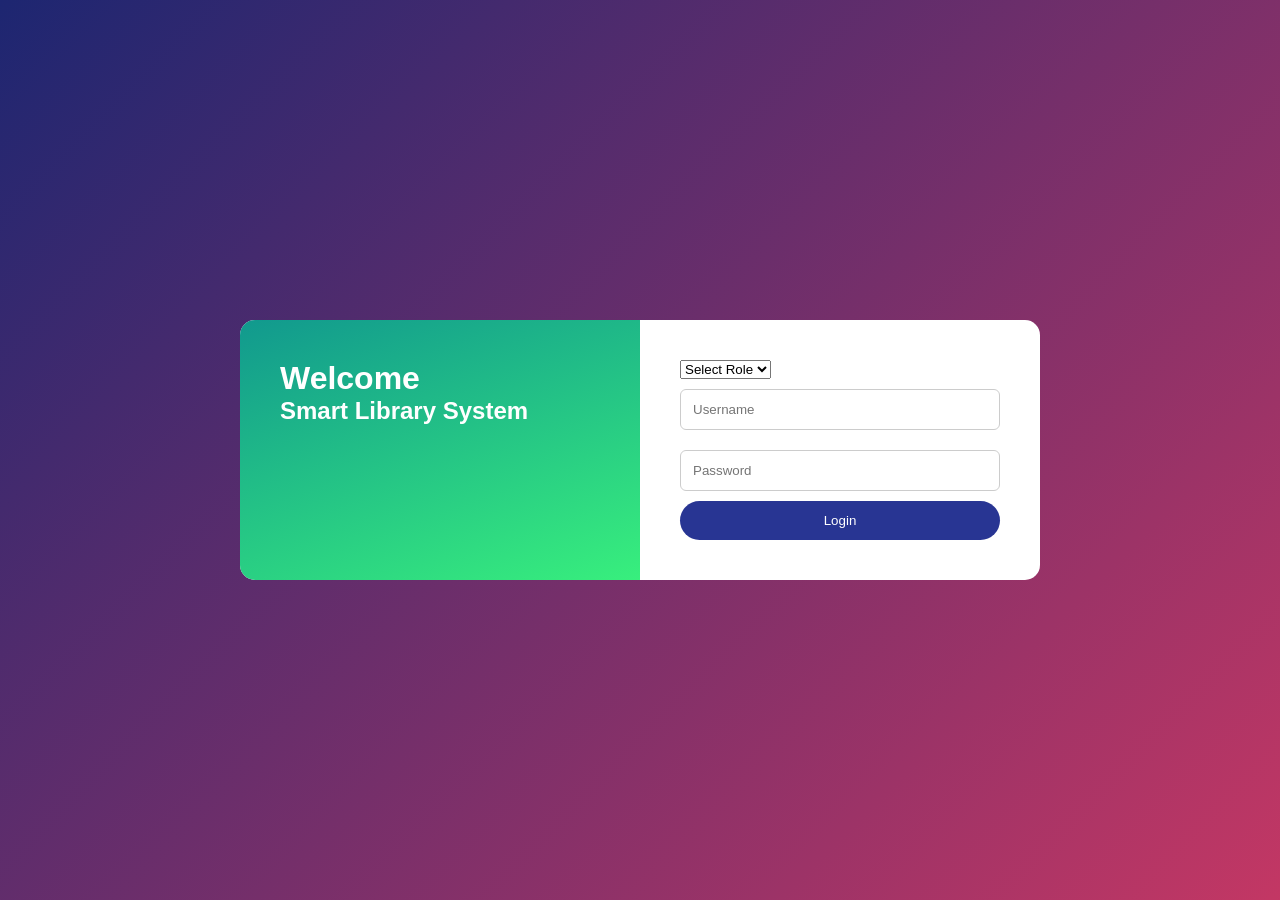
<file: HTML/index.html>
<!DOCTYPE html>
<html lang="en">
<head>
<meta charset="UTF-8">
<title>Login</title>
<link rel="stylesheet" href="style.css">
</head>

<body class="login-page">

<div class="login-box">

    <div class="left-panel">
        <h1>Welcome</h1>
        <h2>Smart Library System</h2>
    </div>

    <div class="right-panel">
        <form id="loginForm">

            <select id="role" required>
                <option value="">Select Role</option>
                <option value="admin">Admin</option>
                <option value="user">User</option>
            </select>

            <input type="text" id="username" placeholder="Username" required>
            <input type="password" id="password" placeholder="Password" required>

            <button type="submit" class="login-btn">Login</button>

        </form>
    </div>

</div>

<script>
document.getElementById("loginForm").addEventListener("submit", async function(e){
    e.preventDefault();

    let role = document.getElementById("role").value;
    let username = document.getElementById("username").value;
    let password = document.getElementById("password").value;

    if(!role){
        alert("Please select role");
        return;
    }

    try {
        let res = await fetch("http://127.0.0.1:5000/api/login", {
            method: "POST",
            headers: {
                "Content-Type": "application/json"
            },
            body: JSON.stringify({
                username,
                password,
                role   //  VERY IMPORTANT
            })
        });

        let data = await res.json();

        if(data.success){

            if(data.role === "admin"){
                window.location.href = "admin-dashboard.html";
            } else {
                window.location.href = "dashboard.html";
            }

        } else {
            alert("Wrong Username or Password");
        }

    } catch (err) {
        alert("Server Error");
    }
});
</script>

</body>
</html>
</file>
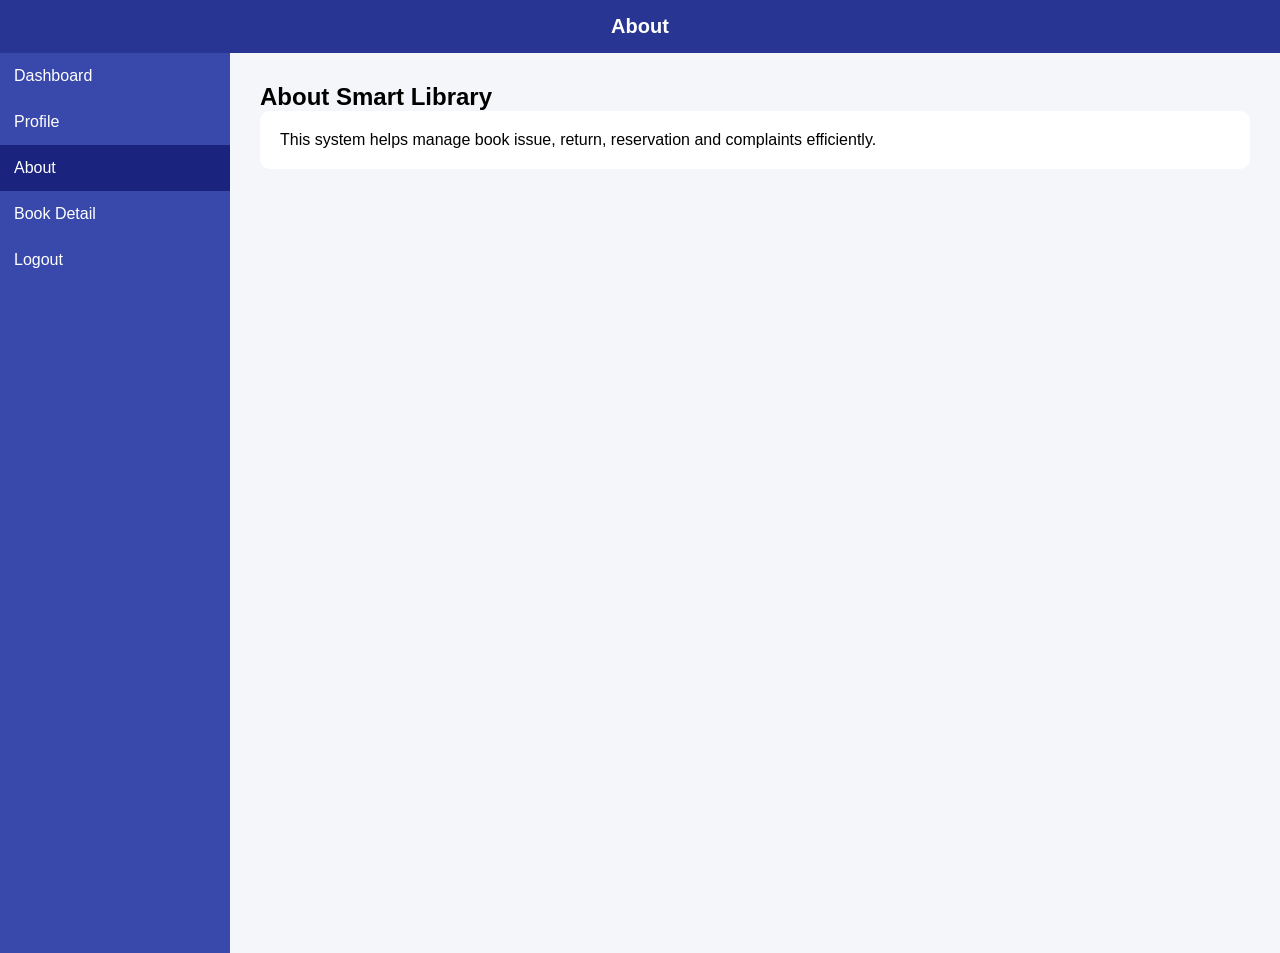
<file: HTML/about.html>
<!DOCTYPE html>
<html>
<head>
<meta charset="UTF-8">
<title>About</title>
<link rel="stylesheet" href="style.css">
</head>

<body>

<div class="header">About</div>

<div class="container">

<div class="sidebar">
<a href="dashboard.html">Dashboard</a>
<a href="profile.html">Profile</a>
<a href="about.html" class="active">About</a>
<a href="book-detail.html">Book Detail</a>
<a href="index.html">Logout</a>
</div>

<div class="content">

<h2>About Smart Library</h2>

<div class="box">
<p>This system helps manage book issue, return, reservation and complaints efficiently.</p>
</div>

</div>

</div>

</body>
</html>
</file>
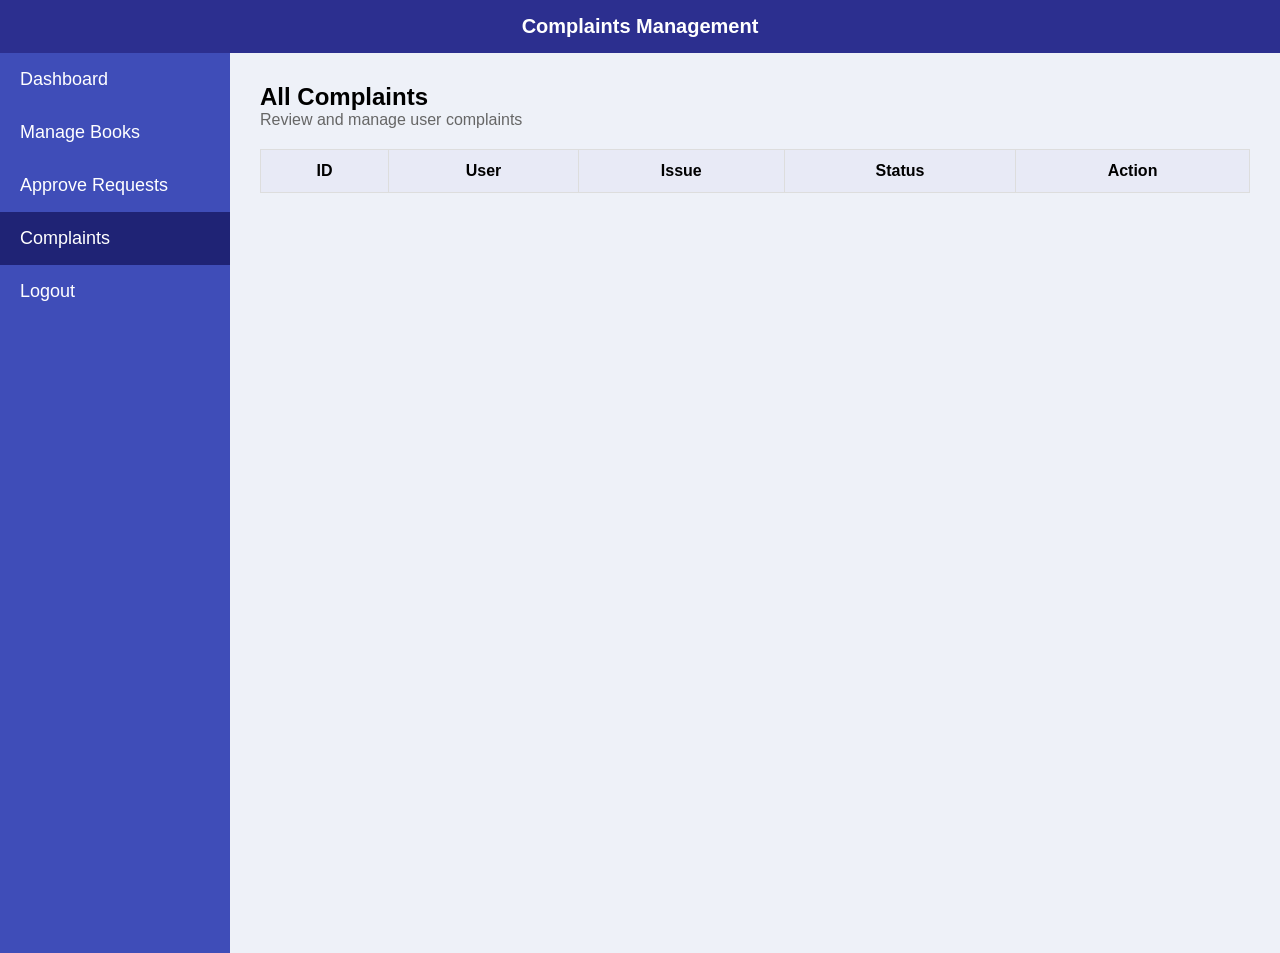
<file: HTML/admin-complaints.html>
<!DOCTYPE html>
<html lang="en">
<head>
<meta charset="UTF-8">
<title>Admin Complaints</title>
<link rel="stylesheet" href="style.css">

<style>
.approved{
    color: green;
    font-weight: bold;
}
.pending{
    color: red;
    font-weight: bold;
}
</style>

</head>

<body class="admin-body">

<div class="admin-header">
    Complaints Management
</div>

<div class="admin-container">

<div class="admin-sidebar">
    <a href="admin-dashboard.html">Dashboard</a>
    <a href="manage-books.html">Manage Books</a>
    <a href="approve-requests.html">Approve Requests</a>
    <a href="admin-complaints.html" class="active">Complaints</a>
    <a href="index.html">Logout</a>
</div>

<div class="admin-content">

<h2>All Complaints</h2>
<p class="subtitle">Review and manage user complaints</p>

<table>
<thead>
<tr>
<th>ID</th>
<th>User</th>
<th>Issue</th>
<th>Status</th>
<th>Action</th>
</tr>
</thead>

<tbody id="complaintTable"></tbody>

</table>

</div>

</div>

<script>

//  LOAD COMPLAINTS
async function loadComplaints(){
    let res = await fetch("http://127.0.0.1:5000/api/admin/complaints");
    let data = await res.json();

    let table = document.getElementById("complaintTable");
    table.innerHTML = "";

    if(data.length === 0){
        table.innerHTML = "<tr><td colspan='5'>No Complaints</td></tr>";
        return;
    }

    data.forEach(c=>{
        table.innerHTML += `
        <tr id="${c._id}">
            <td>${c._id}</td>
            <td>${c.user}</td>
            <td>${c.message}</td> <!--  FIXED এখানে -->
            <td class="${c.status === 'Resolved' ? 'approved' : 'pending'}">
                ${c.status}
            </td>
            <td>
                ${c.status !== "Resolved" ? 
                `<button onclick="resolve('${c._id}')">Resolve</button>` 
                : "Done"}
            </td>
        </tr>
        `;
    });
}

//  RESOLVE
async function resolve(id){
    await fetch("http://127.0.0.1:5000/api/admin/resolve-complaint",{
        method:"POST",
        headers:{"Content-Type":"application/json"},
        body: JSON.stringify({id})
    });

    loadComplaints();
}

//  FIRST LOAD
loadComplaints();

</script>

</body>
</html>
</file>
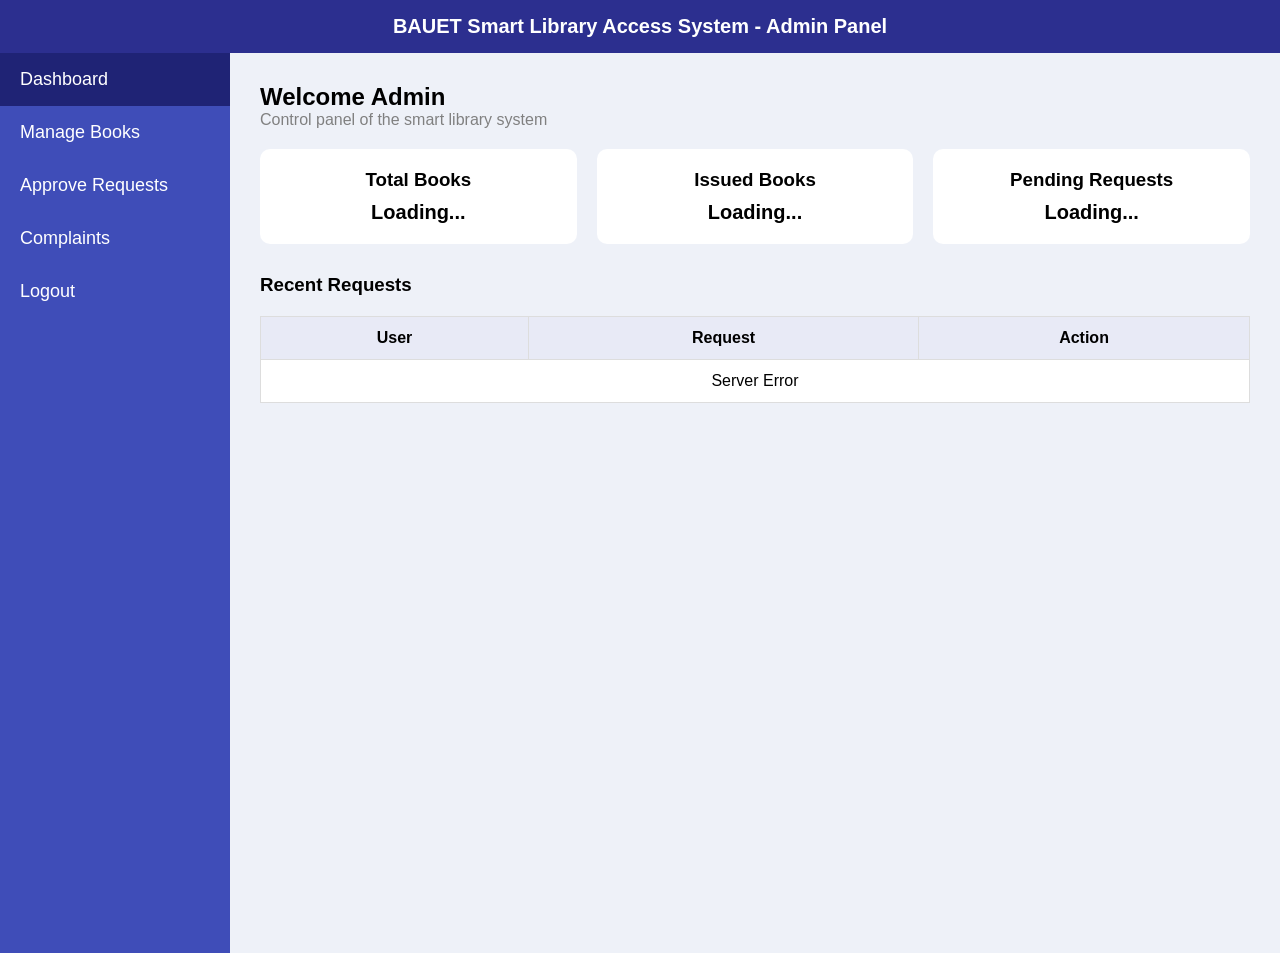
<file: HTML/admin-dashboard.html>
<!DOCTYPE html>
<html lang="en">
<head>
<meta charset="UTF-8">
<title>Admin Dashboard</title>
<link rel="stylesheet" href="style.css">
</head>

<body class="admin-body">

<!-- HEADER -->
<div class="admin-header">
    BAUET Smart Library Access System - Admin Panel
</div>

<div class="admin-container">

    <!-- SIDEBAR -->
    <div class="admin-sidebar">
        <a href="admin-dashboard.html" class="active">Dashboard</a>
        <a href="manage-books.html">Manage Books</a>
        <a href="approve-requests.html">Approve Requests</a>
        <a href="admin-complaints.html">Complaints</a>
        <a href="index.html">Logout</a>
    </div>

    <!-- CONTENT -->
    <div class="admin-content">

        <h2>Welcome Admin</h2>
        <p style="color:gray;">Control panel of the smart library system</p>

        <!-- CARDS -->
        <div class="cards">
            <div class="card">
                <h3>Total Books</h3>
                <span id="totalBooks">Loading...</span>
            </div>

            <div class="card">
                <h3>Issued Books</h3>
                <span id="issuedBooks">Loading...</span>
            </div>

            <div class="card">
                <h3>Pending Requests</h3>
                <span id="pendingRequests">Loading...</span>
            </div>
        </div>

        <!-- TABLE -->
        <h3 style="margin-top:30px;">Recent Requests</h3>

        <table>
            <thead>
                <tr>
                    <th>User</th>
                    <th>Request</th>
                    <th>Action</th>
                </tr>
            </thead>

            <tbody id="requestTable">
                <tr><td colspan="3">Loading...</td></tr>
            </tbody>

        </table>

    </div>

</div>

<!--  SCRIPT -->
<script>

async function loadDashboard(){

    try{
        // TOTAL
        let res1 = await fetch("http://127.0.0.1:5000/api/admin/total-books");
        let data1 = await res1.json();
        document.getElementById("totalBooks").innerText = data1.total;

        // ISSUED
        let res2 = await fetch("http://127.0.0.1:5000/api/admin/issued-books");
        let data2 = await res2.json();
        document.getElementById("issuedBooks").innerText = data2.total;

        // PENDING
        let res3 = await fetch("http://127.0.0.1:5000/api/admin/pending-requests");
        let data3 = await res3.json();
        document.getElementById("pendingRequests").innerText = data3.total;

        // REQUEST TABLE
        let res4 = await fetch("http://127.0.0.1:5000/api/admin/recent-requests");
        let data4 = await res4.json();

        let table = document.getElementById("requestTable");
        table.innerHTML = "";

        if(data4.length === 0){
            table.innerHTML = "<tr><td colspan='3'>No Requests Found</td></tr>";
            return;
        }

        data4.forEach(r=>{
            table.innerHTML += `
            <tr>
                <td>${r.user || "-"}</td>
                <td>${r.book || "-"}</td>
                <td>
                    <button onclick="approve('${r._id}')">Approve</button>
                </td>
            </tr>
            `;
        });

    }catch(err){
        console.log("Dashboard Error:", err);
        document.getElementById("requestTable").innerHTML =
            "<tr><td colspan='3'>Server Error</td></tr>";
    }
}

// APPROVE
async function approve(id){
    await fetch("http://127.0.0.1:5000/api/admin/approve", {
        method:"POST",
        headers:{"Content-Type":"application/json"},
        body: JSON.stringify({id})
    });

    loadDashboard();
}

// AUTO LOAD
loadDashboard();

</script>

</body>
</html>
</file>
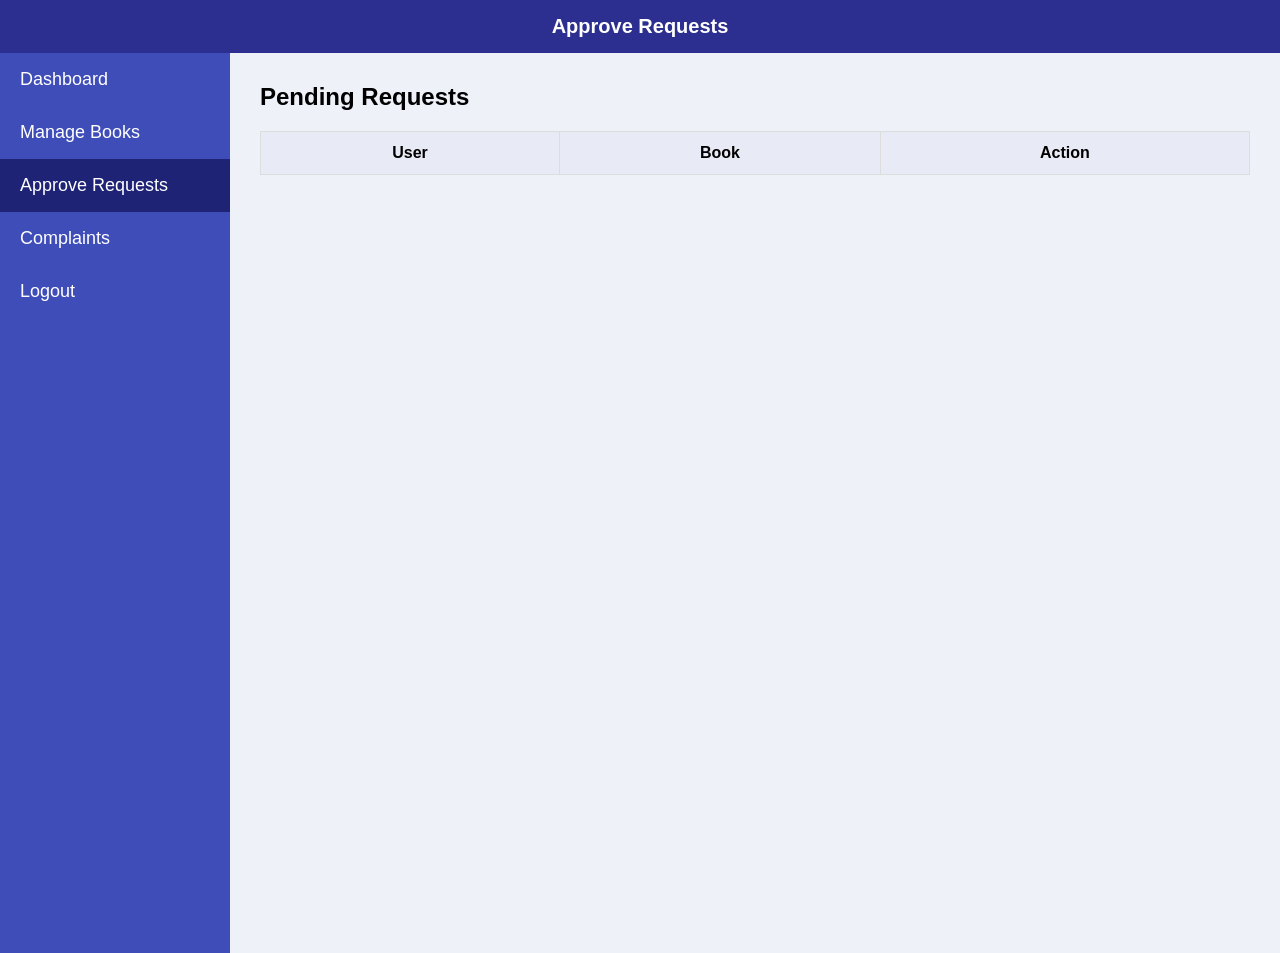
<file: HTML/approve-requests.html>
<!DOCTYPE html>
<html>
<head>
<meta charset="UTF-8">
<title>Approve Requests</title>
<link rel="stylesheet" href="style.css">

<style>
/*  EXTRA COLOR */
.approved{
    color: green;
    font-weight: bold;
}

.rejected{
    color: red;
    font-weight: bold;
}
</style>

</head>

<body class="admin-body">

<div class="admin-header">Approve Requests</div>

<div class="admin-container">

<div class="admin-sidebar">
<a href="admin-dashboard.html">Dashboard</a>
<a href="manage-books.html">Manage Books</a>
<a href="approve-requests.html" class="active">Approve Requests</a>
<a href="admin-complaints.html">Complaints</a>
<a href="index.html">Logout</a>
</div>

<div class="admin-content">

<h2>Pending Requests</h2>

<table>
<thead>
<tr>
<th>User</th>
<th>Book</th>
<th>Action</th>
</tr>
</thead>

<tbody id="requestTable"></tbody>

</table>

</div>

</div>

<script>

//  LOAD REQUESTS
async function loadRequests(){
    let res = await fetch("http://127.0.0.1:5000/api/admin/recent-requests");
    let data = await res.json();

    let table = document.getElementById("requestTable");
    table.innerHTML = "";

    if(data.length === 0){
        table.innerHTML = "<tr><td colspan='3'>No Requests</td></tr>";
        return;
    }

    data.forEach(r=>{

        table.innerHTML += `
        <tr id="${r._id}">
            <td>${r.user}</td>
            <td>${r.book}</td>
            <td class="${r.status === 'Approved' ? 'approved' : r.status === 'Rejected' ? 'rejected' : ''}">
                
                ${
                    r.status === "Issued" 
                    ? "Issued"
                    :
                    r.status === "Rejected"
                    ? "Rejected"
                    :
                    `<button onclick="approve('${r._id}')">Approve</button>
                     <button onclick="reject('${r._id}')">Reject</button>`
                }

            </td>
        </tr>
        `;
    });
}

//  APPROVE
async function approve(id){
    await fetch("http://127.0.0.1:5000/api/admin/approve",{
        method:"POST",
        headers:{"Content-Type":"application/json"},
        body: JSON.stringify({id})
    });

    loadRequests();
}

//  REJECT (row instant remove)
async function reject(id){
    await fetch("http://127.0.0.1:5000/api/admin/reject",{
        method:"POST",
        headers:{"Content-Type":"application/json"},
        body: JSON.stringify({id})
    });

    //  instant remove row
    let row = document.getElementById(id);
    if(row){
        row.remove();
    }

    loadRequests();
}

//  FIRST LOAD
loadRequests();

</script>

</body>
</html>
</file>
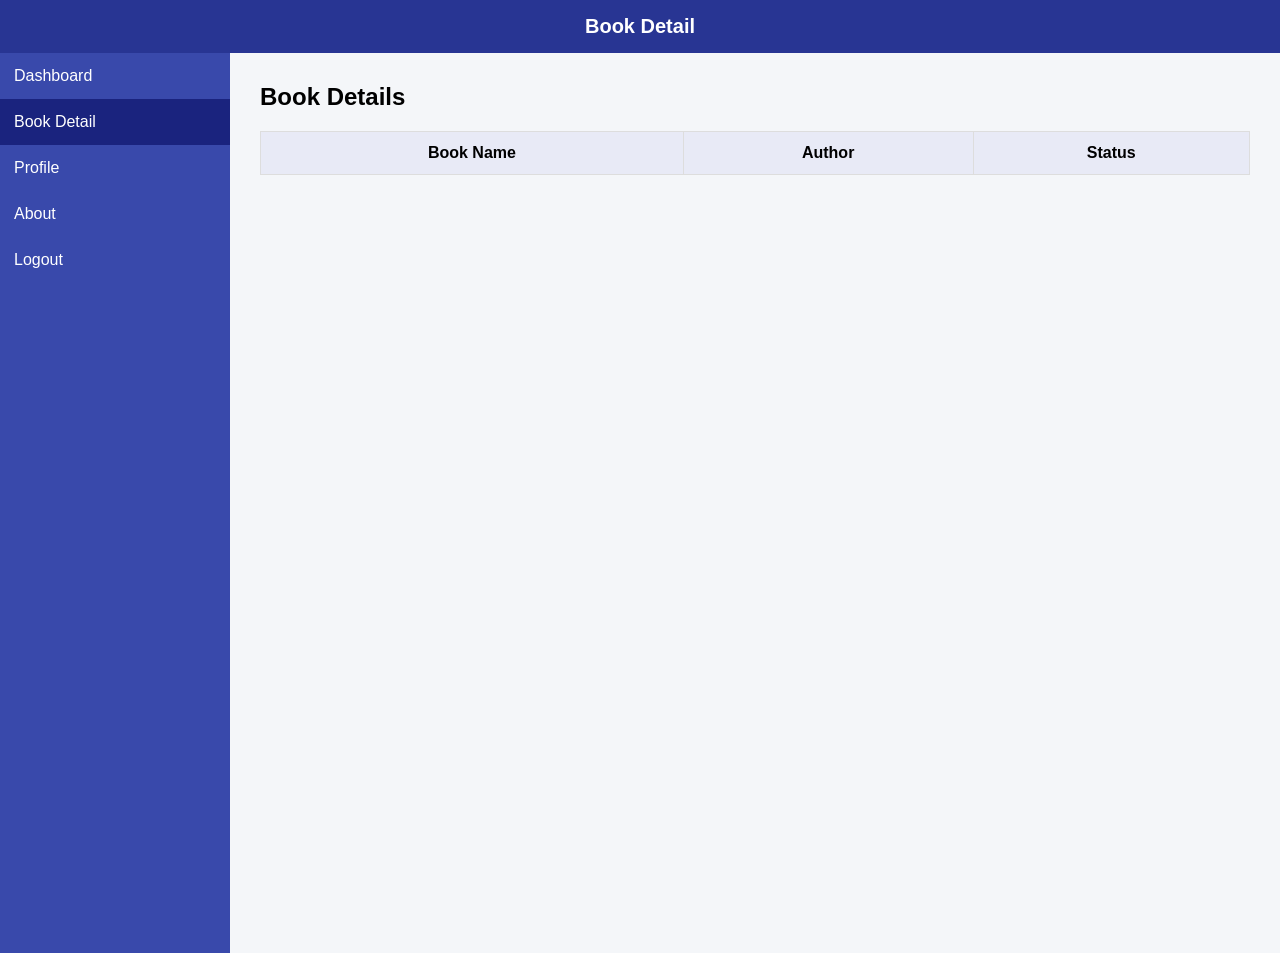
<file: HTML/book-detail.html>
<!DOCTYPE html>
<html>
<head>
<meta charset="UTF-8">
<title>Book Detail</title>
<link rel="stylesheet" href="style.css">
</head>

<body>

<div class="header">Book Detail</div>

<div class="container">

<div class="sidebar">
<a href="dashboard.html">Dashboard</a>
<a href="book-detail.html" class="active">Book Detail</a>
<a href="profile.html">Profile</a>
<a href="about.html">About</a>
<a href="index.html">Logout</a>
</div>

<div class="content">

<h2>Book Details</h2>

<table>
<thead>
<tr>
<th>Book Name</th>
<th>Author</th>
<th>Status</th>
</tr>
</thead>

<tbody id="bookTable"></tbody>

</table>

</div>

</div>

<script>
async function loadBooks(){

    let res = await fetch("http://127.0.0.1:5000/api/books");
    let data = await res.json();

    let table = document.getElementById("bookTable");
    table.innerHTML = "";

    if(data.length === 0){
        table.innerHTML = "<tr><td colspan='3'>No Books Found</td></tr>";
        return;
    }

    data.forEach(book=>{
        table.innerHTML += `
        <tr>
            <td>${book.name}</td>
            <td>${book.author}</td>
            <td class="${book.status === 'Available' ? 'available' : 'issued'}">
                ${book.status}
            </td>
        </tr>
        `;
    });
}

loadBooks();
</script>

</body>
</html>
</file>
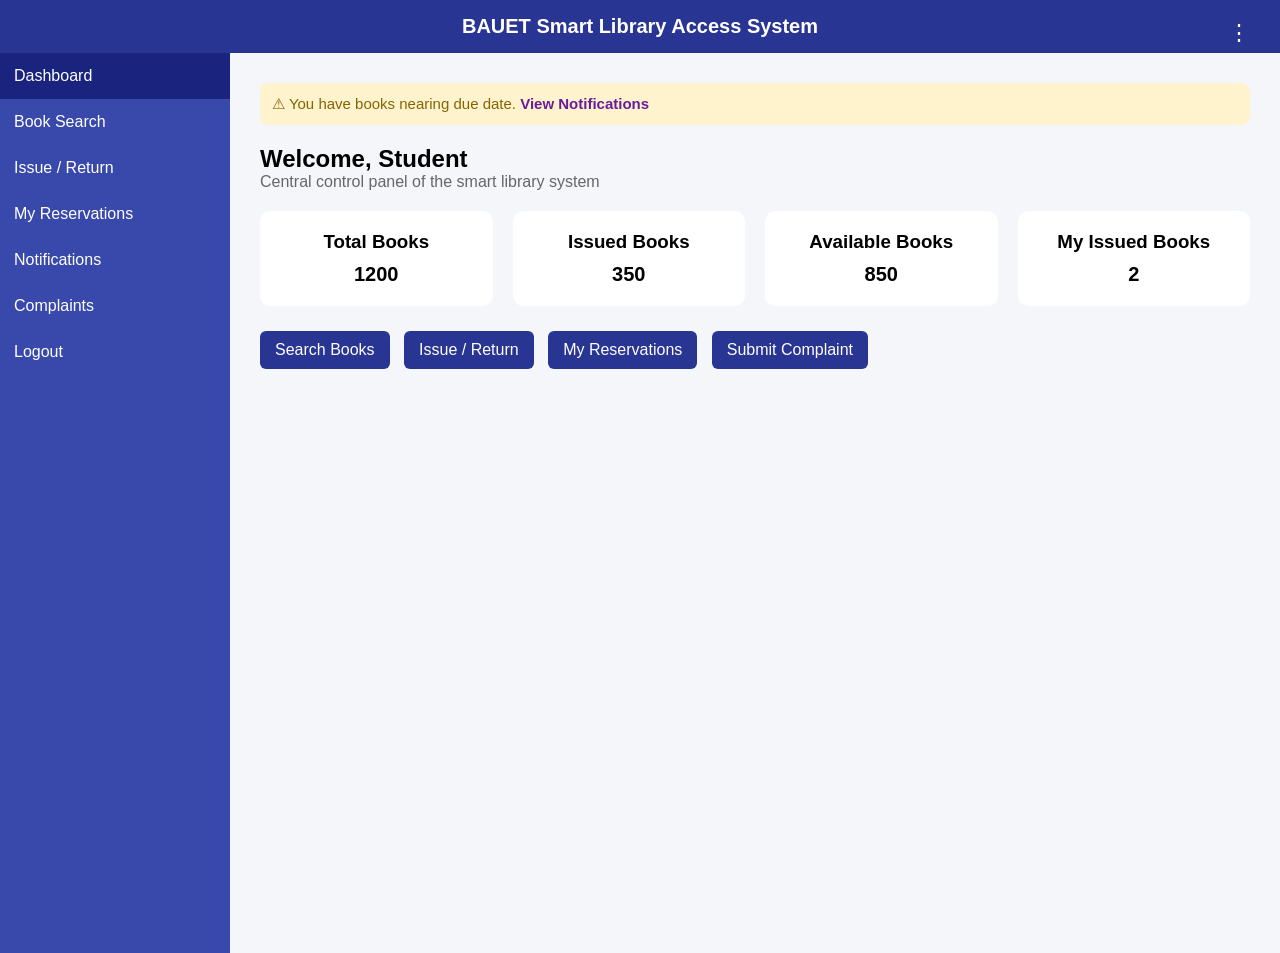
<file: HTML/dashboard.html>
<!DOCTYPE html>
<html lang="en">
<head>
<meta charset="UTF-8">
<title>Dashboard | BAUET Smart Library</title>
<link rel="stylesheet" href="style.css">
</head>

<body>

<!-- HEADER -->
<div class="header">
    BAUET Smart Library Access System

    <!-- 3 DOT MENU -->
    <div class="menu-container">
        <button class="menu-btn" onclick="toggleMenu()">⋮</button>

        <div class="menu-content" id="menu">
            <a href="profile.html">Profile</a>
            <a href="about.html">About</a>
            <a href="book-detail.html">Book Detail</a>
        </div>
    </div>
</div>

<div class="container">

<!-- SIDEBAR -->
<div class="sidebar">
    <a href="dashboard.html" class="active">Dashboard</a>
    <a href="book-search.html">Book Search</a>
    <a href="issue-return.html">Issue / Return</a>
    <a href="reservation.html">My Reservations</a>
    <a href="notifications.html">Notifications</a>
    <a href="complaints.html">Complaints</a>
    <a href="index.html">Logout</a>
</div>

<!-- CONTENT -->
<div class="content">

<div class="notice">
⚠ You have books nearing due date.
<a href="notifications.html">View Notifications</a>
</div>

<h2>Welcome, Student</h2>
<p class="subtitle">Central control panel of the smart library system</p>

<div class="cards">
    <div class="card"><h3>Total Books</h3><span>1200</span></div>
    <div class="card"><h3>Issued Books</h3><span>350</span></div>
    <div class="card"><h3>Available Books</h3><span>850</span></div>
    <div class="card"><h3>My Issued Books</h3><span>2</span></div>
</div>

<div class="actions">
    <a href="book-search.html" class="action-btn">Search Books</a>
    <a href="issue-return.html" class="action-btn">Issue / Return</a>
    <a href="reservation.html" class="action-btn">My Reservations</a>
    <a href="complaints.html" class="action-btn">Submit Complaint</a>
</div>

</div>
</div>

<script>
function toggleMenu() {
    document.getElementById("menu").classList.toggle("show");
}

window.onclick = function(e) {
    if (!e.target.matches('.menu-btn')) {
        var menu = document.getElementById("menu");
        if (menu.classList.contains('show')) {
            menu.classList.remove('show');
        }
    }
}
</script>

</body>
</html>
</file>
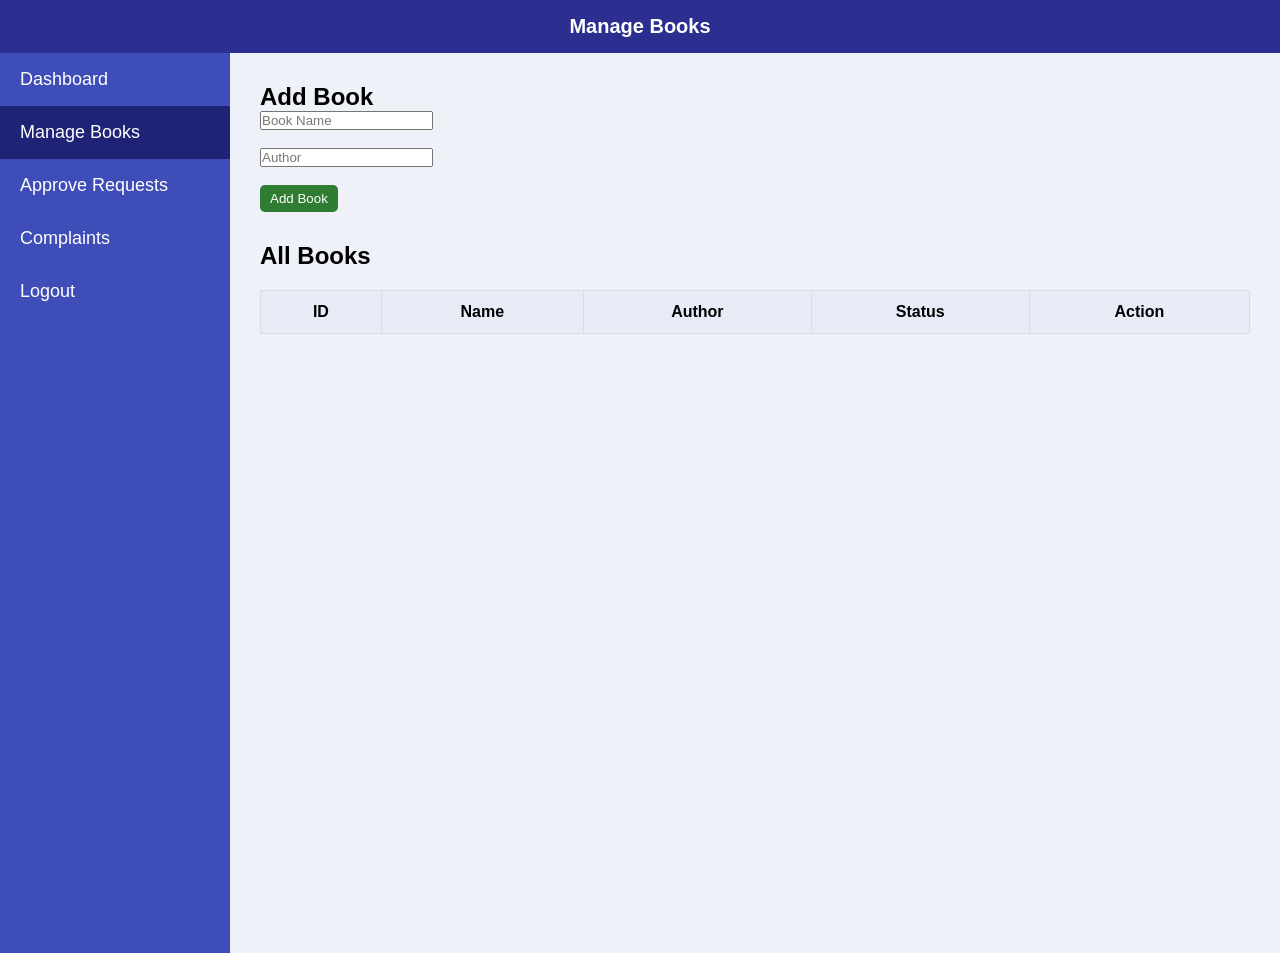
<file: HTML/manage-books.html>
<!DOCTYPE html>
<html>
<head>
<meta charset="UTF-8">
<title>Manage Books</title>
<link rel="stylesheet" href="style.css">
</head>

<body class="admin-body">

<div class="admin-header">Manage Books</div>

<div class="admin-container">

<!-- SIDEBAR -->
<div class="admin-sidebar">
<a href="admin-dashboard.html">Dashboard</a>
<a href="manage-books.html" class="active">Manage Books</a>
<a href="approve-requests.html">Approve Requests</a>
<a href="admin-complaints.html">Complaints</a>
<a href="index.html">Logout</a>
</div>

<!-- CONTENT -->
<div class="admin-content">

<h2>Add Book</h2>

<input type="text" id="bookName" placeholder="Book Name"><br><br>
<input type="text" id="bookAuthor" placeholder="Author"><br><br>

<button onclick="addBook()" class="approve-btn">Add Book</button>

<h2 style="margin-top:30px;">All Books</h2>

<table>
<thead>
<tr>
<th>ID</th>
<th>Name</th>
<th>Author</th>
<th>Status</th>
<th>Action</th>
</tr>
</thead>

<tbody id="bookTable"></tbody>

</table>

</div>

</div>

<script>

//  LOAD BOOKS
async function loadBooks(){
    try{
        let res = await fetch("http://127.0.0.1:5000/api/books");
        let data = await res.json();

        console.log("LOAD STATUS:", res.status);

        let table = document.getElementById("bookTable");
        table.innerHTML = "";

        if(data.length === 0){
            table.innerHTML = "<tr><td colspan='5'>No Books Found</td></tr>";
            return;
        }

        data.forEach(book=>{
            table.innerHTML += `
            <tr>
                <td>${book._id}</td>
                <td>${book.name}</td>
                <td>${book.author}</td>
                <td class="${book.status === 'Available' ? 'available' : 'issued'}">
                    ${book.status}
                </td>
                <td>
                    <button onclick="deleteBook('${book._id}')">Delete</button>
                </td>
            </tr>
            `;
        });

    }catch(err){
        console.log("LOAD ERROR:", err);
    }
}


//  ADD BOOK
async function addBook(){
    try{
        console.log("ADD CLICKED");

        let name = document.getElementById("bookName").value.trim();
        let author = document.getElementById("bookAuthor").value.trim();

        if(!name || !author){
            alert("Fill all fields");
            return;
        }

        let res = await fetch("http://127.0.0.1:5000/api/admin/add-book",{
            method:"POST",
            headers:{
                "Content-Type":"application/json"
            },
            body: JSON.stringify({name, author})
        });

        console.log("ADD STATUS:", res.status);

        let data = await res.json();
        console.log("ADD RESULT:", data);

        if(data.success){
            alert("Book Added ✅");
        }else{
            alert("Add Failed ❌");
        }

        // clear input
        document.getElementById("bookName").value = "";
        document.getElementById("bookAuthor").value = "";

        loadBooks();

    }catch(err){
        console.log("ADD ERROR:", err);
    }
}


//  DELETE BOOK
async function deleteBook(id){
    try{
        console.log("DELETE CLICKED:", id);

        let res = await fetch("http://127.0.0.1:5000/api/admin/delete-book/" + id,{
            method:"DELETE"
        });

        console.log("DELETE STATUS:", res.status);

        let data = await res.json();
        console.log("DELETE RESULT:", data);

        if(data.success){
            alert("Deleted ✅");
        }else{
            alert("Delete Failed ❌");
        }

        loadBooks();

    }catch(err){
        console.log("DELETE ERROR:", err);
    }
}


// 🔥 FIRST LOAD
loadBooks();

</script>

</body>
</html>
</file>
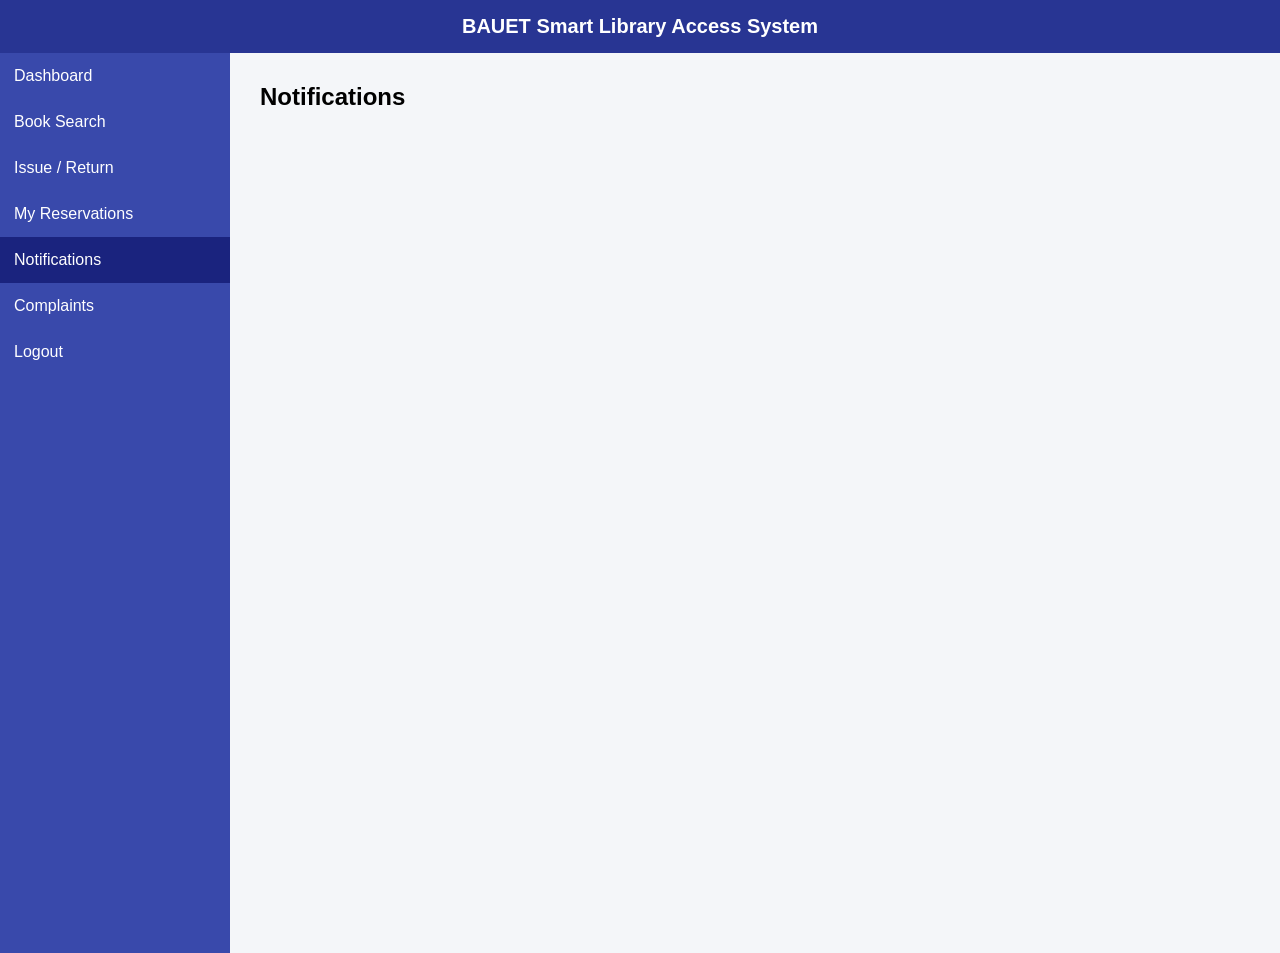
<file: HTML/notifications.html>
<!DOCTYPE html>
<html>
<head>
<link rel="stylesheet" href="style.css">
<meta charset="UTF-8">
<title>Notifications</title>
</head>

<body>

<div class="header">BAUET Smart Library Access System</div>

<div class="container">

<div class="sidebar">
    <a href="dashboard.html">Dashboard</a>
    <a href="book-search.html">Book Search</a>
    <a href="issue-return.html">Issue / Return</a>
    <a href="reservation.html">My Reservations</a>
    <a href="notifications.html" class="active">Notifications</a>
    <a href="complaints.html">Complaints</a>
    <a href="index.html">Logout</a>
</div>

<div class="content">
    <h2>Notifications</h2>

    <div id="notiBox"></div>
</div>

</div>

<script>
async function loadNotifications(){
    let res = await fetch("http://127.0.0.1:5000/api/notifications");
    let data = await res.json();

    let box = document.getElementById("notiBox");
    box.innerHTML = "";

    if(data.length === 0){
        box.innerHTML = "<p>No Notifications</p>";
        return;
    }

    data.forEach(n=>{
        box.innerHTML += `
            <div style="background:#fff;padding:10px;margin:10px 0;border-left:5px solid red;">
                ${n.message}
            </div>
        `;
    });
}

loadNotifications();
</script>

</body>
</html>
</file>
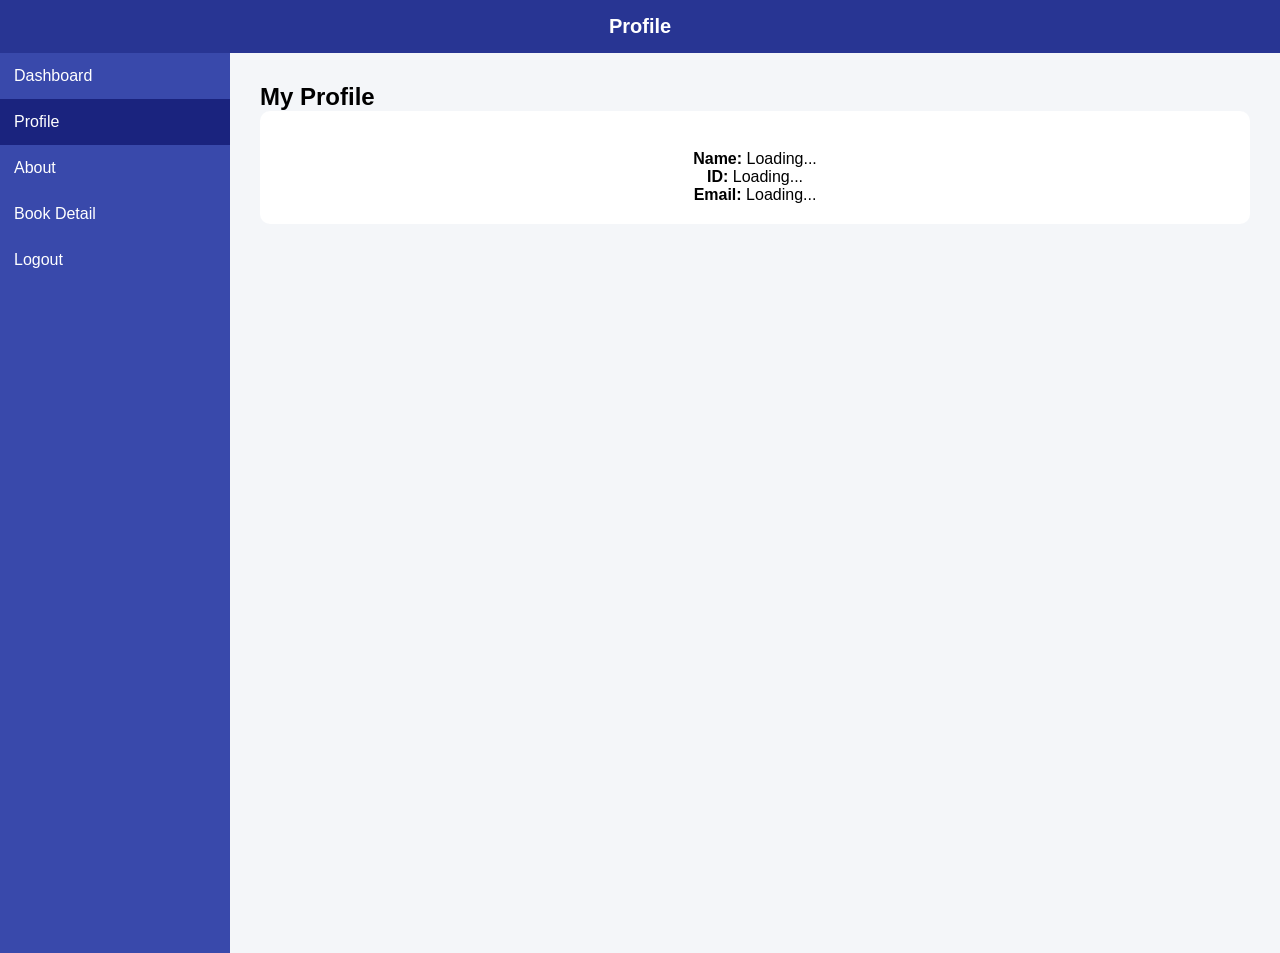
<file: HTML/profile.html>
<!DOCTYPE html>
<html>
<head>
<meta charset="UTF-8">
<title>Profile</title>
<link rel="stylesheet" href="style.css">
</head>

<body>

<div class="header">Profile</div>

<div class="container">

<div class="sidebar">
<a href="dashboard.html">Dashboard</a>
<a href="profile.html" class="active">Profile</a>
<a href="about.html">About</a>
<a href="book-detail.html">Book Detail</a>
<a href="index.html">Logout</a>
</div>

<div class="content">

<h2>My Profile</h2>

<div class="box" style="text-align:center">

<!-- PROFILE IMAGE -->
<img id="profilePic" width="120" style="border-radius:50%; margin-bottom:15px;">

<p><strong>Name:</strong> <span id="name">Loading...</span></p>
<p><strong>ID:</strong> <span id="id">Loading...</span></p>
<p><strong>Email:</strong> <span id="email">Loading...</span></p>

</div>

</div>

</div>

<script>
async function loadProfile(){

    let userId = "12345";

    try{
        let res = await fetch("http://127.0.0.1:5000/api/profile/" + userId);
        let data = await res.json();

        console.log("PROFILE:", data); // debug

        if(!data){
            document.getElementById("name").innerText = "User not found";
            return;
        }

        document.getElementById("name").innerText = data.username || "N/A";
        document.getElementById("id").innerText = data.username || "N/A";
        document.getElementById("email").innerText = data.email || "N/A";

        //  image safe load
        if(data.image){
            document.getElementById("profilePic").src = data.image;
        } else {
            document.getElementById("profilePic").src = "https://via.placeholder.com/120";
        }

    }catch(err){
        console.log("ERROR:", err);
        alert("Server problem");
    }
}

loadProfile();
</script>

</body>
</html>
</file>
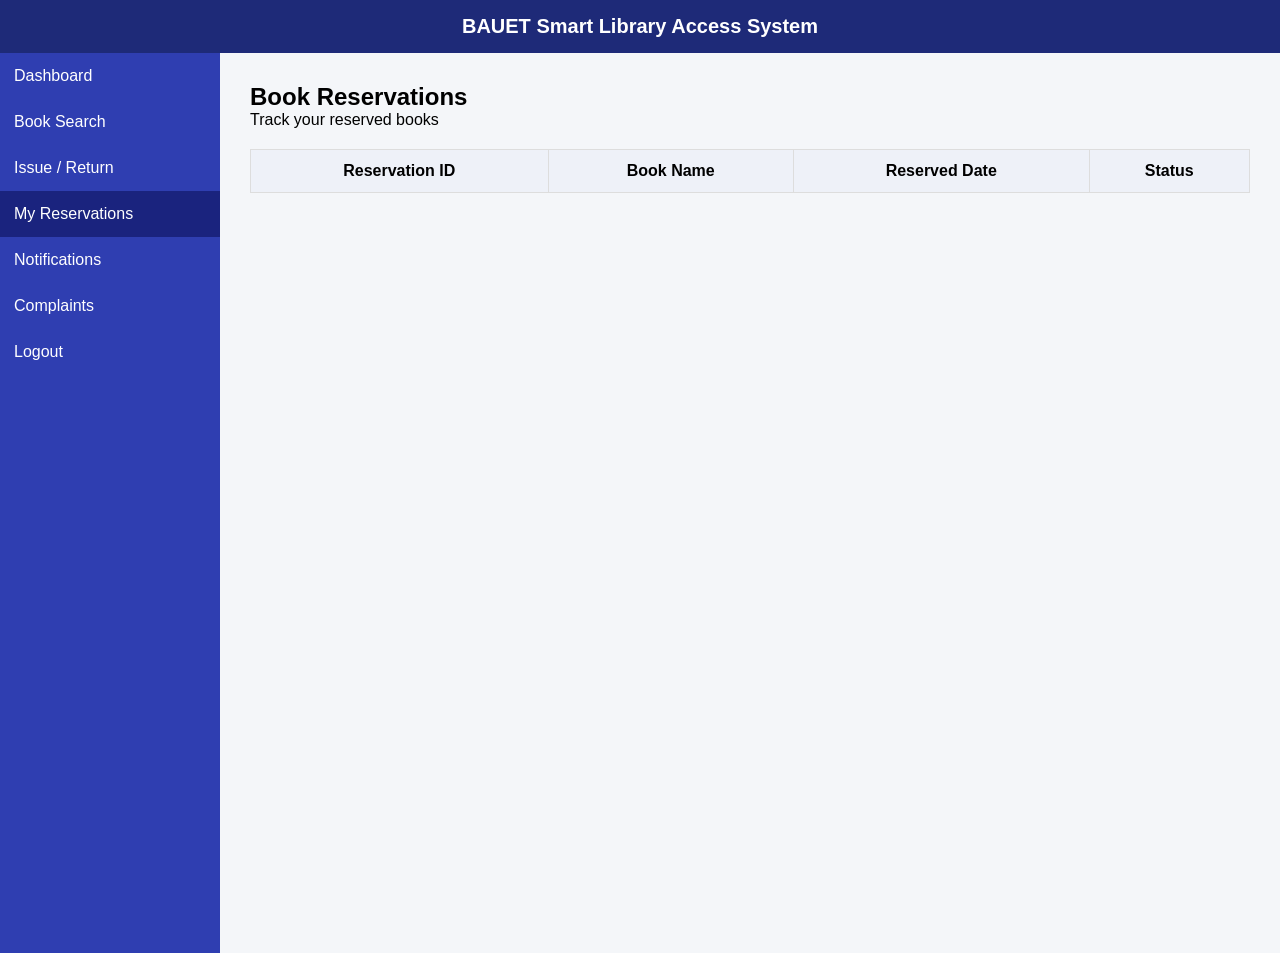
<file: HTML/reservation.html>
<!DOCTYPE html>
<html>

<head>
    <link rel="stylesheet" href="style.css">
    <meta charset="UTF-8">
    <title>My Reservations</title>

    <style>
        body {
            margin: 0;
            font-family: Arial;
            background: #f4f6f9;
        }

        .header {
            background: #1e2a78;
            color: white;
            padding: 15px;
            text-align: center;
            font-size: 20px;
            font-weight: bold;
        }

        .container {
            display: flex;
        }

        .sidebar {
            width: 220px;
            background: #2f3eb1;
            min-height: 100vh;
        }

        .sidebar a {
            display: block;
            color: white;
            padding: 14px;
            text-decoration: none;
        }

        .sidebar a:hover {
            background: #1b277c;
        }

        .active {
            background: #0f1a5c;
        }

        .content {
            flex: 1;
            padding: 30px;
        }

        table {
            width: 100%;
            border-collapse: collapse;
            background: white;
        }

        th,
        td {
            padding: 12px;
            border-bottom: 1px solid #ddd;
        }

        th {
            background: #eef1f8;
        }

        .pending {
            color: orange;
            font-weight: bold;
        }

        .approved {
            color: green;
            font-weight: bold;
        }
    </style>

</head>

<body>

    <div class="header">BAUET Smart Library Access System</div>

    <div class="container">

        <div class="sidebar">
            <a href="dashboard.html">Dashboard</a>
            <a href="book-search.html">Book Search</a>
            <a href="issue-return.html">Issue / Return</a>
            <a href="reservation.html" class="active">My Reservations</a>
            <a href="notifications.html">Notifications</a>
            <a href="complaints.html">Complaints</a>
            <a href="index.html">Logout</a>
        </div>

        <div class="content">
            <h2>Book Reservations</h2>
            <p>Track your reserved books</p>

            <table>
                <thead>
                    <tr>
                        <th>Reservation ID</th>
                        <th>Book Name</th>
                        <th>Reserved Date</th>
                        <th>Status</th>
                    </tr>
                </thead>

                <!--  dynamic data here -->
                <tbody id="resTable"></tbody>
            </table>
        </div>

    </div>

<script>
async function loadReservations(){
    try{
        let res = await fetch("http://127.0.0.1:5000/api/reservations");
        let data = await res.json();

        let table = document.getElementById("resTable");
        table.innerHTML = "";

        // ❗data blank
        if(data.length === 0){
            table.innerHTML = "<tr><td colspan='4'>No Reservations</td></tr>";
            return;
        }

        //  loop  show
        data.forEach((r,i)=>{
            table.innerHTML += `
                <tr>
                    <td>R-${100+i}</td>
                    <td>${r.book}</td>
                    <td>${new Date().toLocaleDateString()}</td>
                    <td class="${r.status === 'Approved' ? 'approved' : 'pending'}">
                        ${r.status}
                    </td>
                </tr>
            `;
        });

    }catch(err){
        console.log("ERROR:", err);
    }
}

// page load call
loadReservations();
</script>

</body>

</html>
</file>
<file: HTML/style.css>
/* ================= GLOBAL ================= */

* {
    margin: 0;
    padding: 0;
    box-sizing: border-box;
    font-family: Arial, sans-serif;
}

body {
    background: #f4f6f9;
}

/* ================= LOGIN PAGE ================= */

.login-page {
    height: 100vh;
    background: linear-gradient(135deg, #1d2671, #c33764);
    display: flex;
    justify-content: center;
    align-items: center;
}

/* ================= LOGIN BOX ================= */

.login-box {
    width: 800px;
    background: white;
    display: flex;
    border-radius: 15px;
    overflow: hidden;
}

.left-panel {
    width: 50%;
    background: linear-gradient(160deg, #11998e, #38ef7d);
    color: white;
    padding: 40px;
}

.right-panel {
    width: 50%;
    padding: 40px;
}

.right-panel input {
    width: 100%;
    padding: 12px;
    margin: 10px 0;
    border-radius: 6px;
    border: 1px solid #ccc;
}

.login-btn {
    width: 100%;
    padding: 12px;
    background: #283593;
    color: white;
    border: none;
    border-radius: 20px;
    cursor: pointer;
}

/* ================= HEADER ================= */

.header {
    background: #283593;
    color: white;
    padding: 15px;
    text-align: center;
    font-size: 20px;
    font-weight: bold;
    position: relative;
}

/* ================= 3 DOT MENU ================= */

.menu-container {
    position: absolute;
    right: 20px;
    top: 10px;
}

.menu-btn {
    background: none;
    border: none;
    font-size: 22px;
    color: white;
    cursor: pointer;
}

.menu-content {
    display: none;
    position: absolute;
    right: 0;
    background: white;
    min-width: 150px;
    box-shadow: 0px 5px 10px rgba(0,0,0,0.2);
    border-radius: 6px;
}

.menu-content a {
    display: block;
    padding: 10px;
    color: black;
    text-decoration: none;
}

.menu-content a:hover {
    background: #eee;
}

.show {
    display: block;
}

/* ================= LAYOUT ================= */

.container {
    display: flex;
    min-height: 100vh;
}

/* ================= USER SIDEBAR ================= */

.sidebar {
    width: 230px;
    background: #3949ab;
}

.sidebar a {
    display: block;
    padding: 14px;
    color: white;
    text-decoration: none;
}

.sidebar a:hover,
.sidebar .active {
    background: #1a237e;
}

/* ================= CONTENT ================= */

.content {
    flex: 1;
    padding: 30px;
}

.subtitle {
    color: #666;
    margin-bottom: 20px;
}

/* ================= CARDS ================= */

.cards {
    display: flex;
    gap: 20px;
    margin-top: 20px;
}

.card {
    background: white;
    padding: 20px;
    flex: 1;
    border-radius: 10px;
    text-align: center;
}

/* ================= TABLE ================= */

table {
    width: 100%;
    border-collapse: collapse;
    background: white;
    margin-top: 20px;
}

th, td {
    padding: 12px;
    border: 1px solid #ddd;
    text-align: center;
}

th {
    background: #e8eaf6;
}

/* ================= STATUS ================= */

.available { color: green; font-weight: bold; }
.issued { color: red; font-weight: bold; }
.pending { color: orange; font-weight: bold; }
.approved { color: green; font-weight: bold; }

/* ================= FORM / BOX ================= */

.box {
    background: white;
    padding: 20px;
    border-radius: 10px;
    margin-bottom: 20px;
}

.box input,
.box textarea,
.box select {
    width: 100%;
    padding: 10px;
    margin: 10px 0;
}

/* ================= BUTTONS ================= */

button {
    padding: 10px;
    border: none;
    border-radius: 5px;
    cursor: pointer;
}

.issue-btn { background: green; color: white; }
.return-btn { background: red; color: white; }
.submit-btn { background: green; color: white; }

/* ================= ADMIN PANEL ================= */

.admin-body {
    background: #eef1f8;
}

.admin-header {
    background: #2c2f8f;
    color: white;
    padding: 15px;
    text-align: center;
    font-size: 20px;
    font-weight: bold;
}

.admin-container {
    display: flex;
}

/* ADMIN SIDEBAR */

.admin-sidebar {
    width: 230px;
    background: #3f4db8;
    min-height: 100vh;
}

.admin-sidebar a {
    display: block;
    padding: 16px 20px;
    color: white;
    text-decoration: none;
    font-size: 18px;
}

.admin-sidebar a:hover {
    background: #2c2f8f;
}

.admin-sidebar .active {
    background: #1f2375;
}

/* ADMIN CONTENT */

.admin-content {
    flex: 1;
    padding: 30px;
}

/* ADMIN BUTTONS */

.approve-btn {
    background: #2e7d32;
    color: white;
    padding: 6px 10px;
    border-radius: 5px;
}

.reject-btn {
    background: #c62828;
    color: white;
    padding: 6px 10px;
    border-radius: 5px;
}

/* ================= RESPONSIVE ================= */

@media (max-width: 768px) {
    .container {
        flex-direction: column;
    }

    .sidebar, .admin-sidebar {
        width: 100%;
    }

    .cards {
        flex-direction: column;
    }

    .login-box {
        flex-direction: column;
        width: 95%;
    }

    .left-panel,
    .right-panel {
        width: 100%;
    }
}
/* ================= DASHBOARD EXTRA DESIGN ================= */

.notice {
    background: #fff3cd;
    color: #856404;
    padding: 12px;
    border-radius: 8px;
    margin-bottom: 20px;
    font-size: 15px;
}

.notice a {
    color: #6a1b9a;
    font-weight: bold;
    text-decoration: none;
}

.notice a:hover {
    text-decoration: underline;
}

/* ACTION BUTTONS */

.actions {
    margin-top: 25px;
}

.action-btn {
    display: inline-block;
    padding: 10px 15px;
    background: #283593;
    color: white;
    text-decoration: none;
    border-radius: 6px;
    margin-right: 10px;
    transition: 0.3s;
}

.action-btn:hover {
    background: #1a237e;
}

/* CARD TEXT IMPROVE */

.card h3 {
    margin-bottom: 10px;
}

.card span {
    font-size: 20px;
    font-weight: bold;
}

/* FIX TOP LINKS (Profile About Book Detail) */

.menu-content a {
    color: black;
    font-weight: normal;
}
</file>
